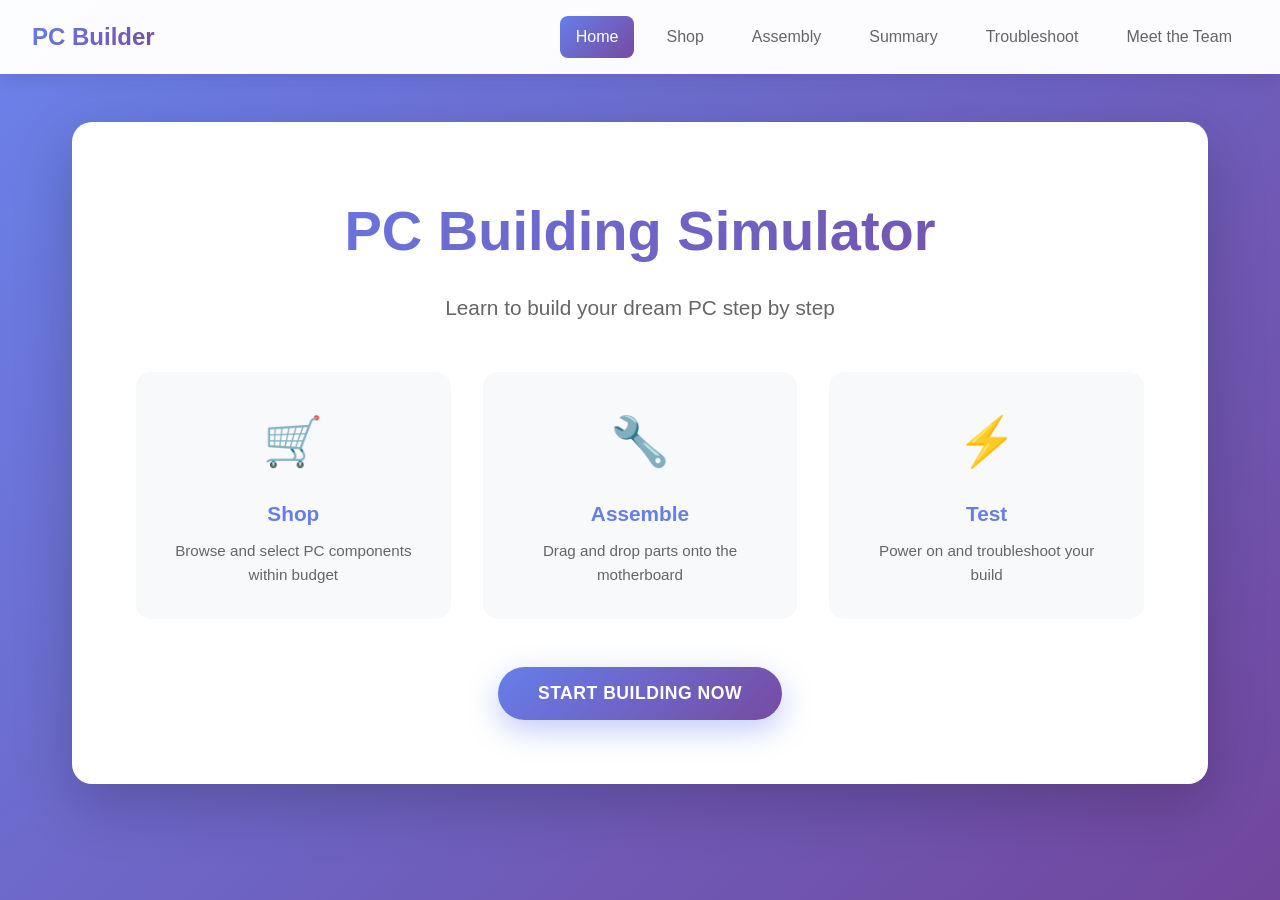
<file: index.html>
<!DOCTYPE html>
<html lang="en">
<head>
    <meta charset="UTF-8">
    <meta name="viewport" content="width=device-width, initial-scale=1.0">
    <title>PC Building Simulator</title>
    <link rel="stylesheet" href="style.css">
</head>
<body>
    <nav>
        <div class="nav-container">
            <div class="nav-brand">PC Builder</div>
            <div class="nav-links">
                <a href="index.html" class="active">Home</a>
                <a href="shop.html">Shop</a>
                <a href="assembly.html">Assembly</a>
                <a href="build-summary.html">Summary</a>
                <a href="troubleshooting.html">Troubleshoot</a>
                <a href="team.html">Meet the Team</a>
            </div>
        </div>
    </nav>
    
    <div class="hero-section">
        <div class="hero-content">
            <h1 class="hero-title">PC Building Simulator</h1>
            <p class="hero-subtitle">Learn to build your dream PC step by step</p>
            <div class="hero-features">
                <div class="feature-card">
                    <div class="feature-icon">🛒</div>
                    <h3>Shop</h3>
                    <p>Browse and select PC components within budget</p>
                </div>
                <div class="feature-card">
                    <div class="feature-icon">🔧</div>
                    <h3>Assemble</h3>
                    <p>Drag and drop parts onto the motherboard</p>
                </div>
                <div class="feature-card">
                    <div class="feature-icon">⚡</div>
                    <h3>Test</h3>
                    <p>Power on and troubleshoot your build</p>
                </div>
            </div>
            <button id="start-btn" class="cta-button">Start Building Now</button>
        </div>
    </div>

    <script src="script.js"></script>
</body>
</html>
</file>
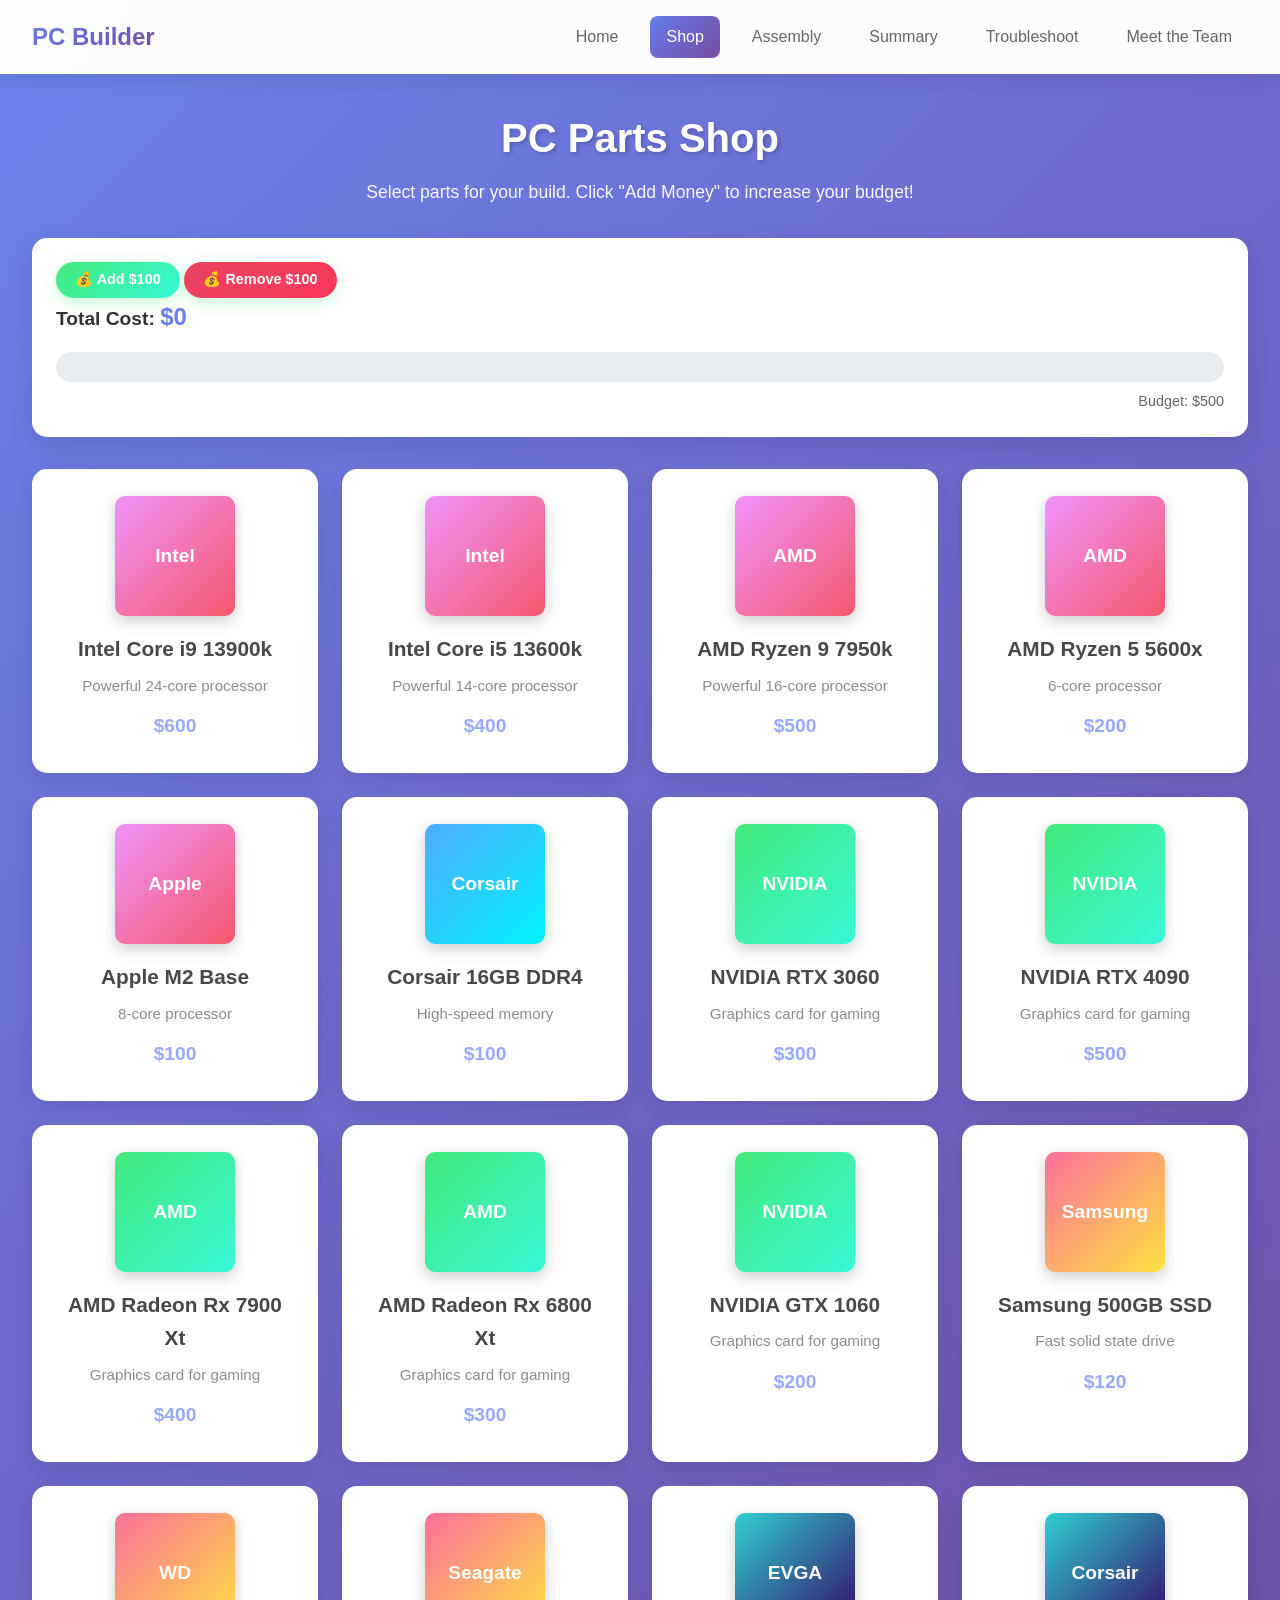
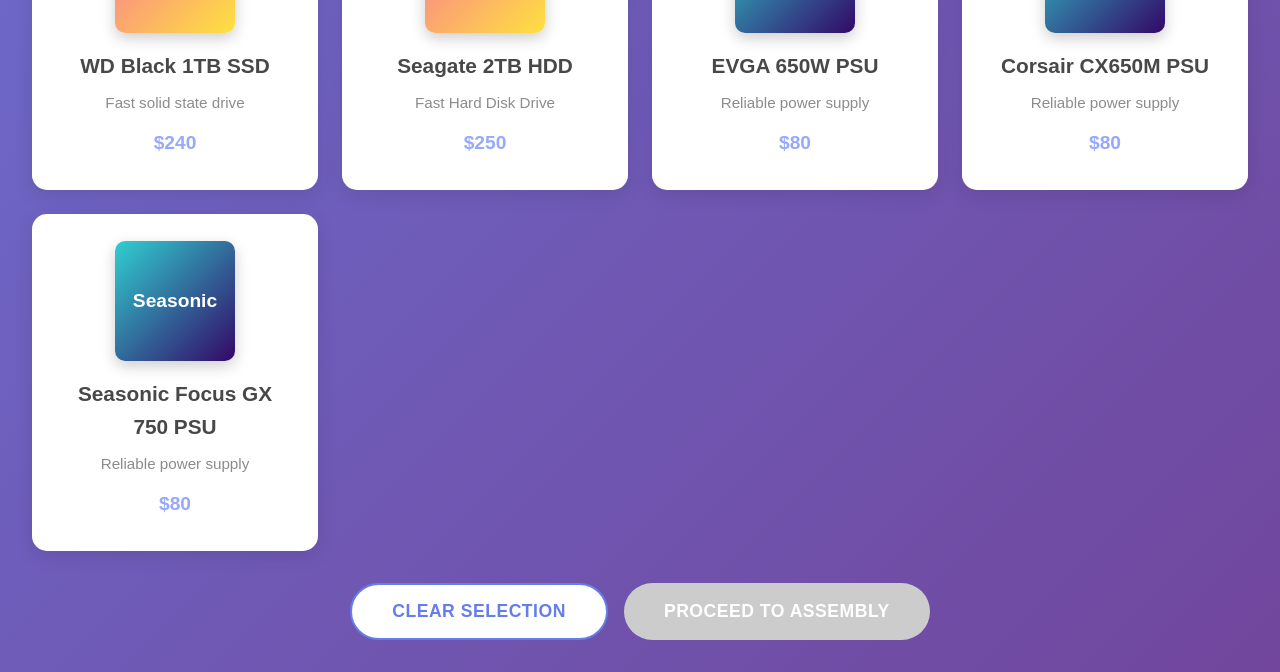
<file: assembly.html>
<!DOCTYPE html>
<html lang="en">
<head>
    <meta charset="UTF-8">
    <meta name="viewport" content="width=device-width, initial-scale=1.0">
    <title>Assembly - PC Building Simulator</title>
    <link rel="stylesheet" href="style.css">
</head>
<body>
    <nav>
        <div class="nav-container">
            <div class="nav-brand">PC Builder</div>
            <div class="nav-links">
                <a href="index.html">Home</a>
                <a href="shop.html">Shop</a>
                <a href="assembly.html" class="active">Assembly</a>
                <a href="build-summary.html">Summary</a>
                <a href="troubleshooting.html">Troubleshoot</a>
                <a href="team.html">Meet the Team</a>
            </div>
        </div>
    </nav>
    
    <div class="main-container">
        <div class="page-header">
            <h1>PC Assembly</h1>
            <p>Drag parts onto motherboard, then connect cables from ports to ports</p>
        </div>
        
        <div class="assembly-workspace">
            <div class="tool-palette">
                <h2>Tool Palette</h2>
                <div class="tools-container">
                    <!-- Parts Section -->
                    <div class="tool-category">
                        <h3>Your Selected Parts</h3>
                        <div id="parts-list" class="parts-container">
                            <!-- Parts will be dynamically added here -->
                        </div>
                    </div>
                    
                    <!-- Cables Section -->
                    <div class="tool-category">
                        <h3>Power Cables</h3>
                        <div class="cable-tools">
                            <!-- Cable tools will be dynamically added here -->
                        </div>
                    </div>
                </div>
            </div>
            
            <div class="motherboard-area">
                <div class="motherboard">
                    <div class="mb-label">Motherboard</div>
                    
                    <!-- Cables will be drawn here dynamically -->
                    
                    <div class="drop-zone" id="cpu-slot" data-part="cpu">
                        <div class="slot-label">CPU Socket</div>
                        <div class="slot-icon">🔲</div>
                    </div>
                    
                    <div class="drop-zone" id="ram-slot" data-part="ram">
                        <div class="slot-label">RAM Slots</div>
                        <div class="slot-icon">▬</div>
                    </div>
                    
                    <div class="drop-zone" id="gpu-slot" data-part="gpu">
                        <div class="slot-label">PCIe x16</div>
                        <div class="slot-icon">▬▬</div>
                    </div>
                    
                    <div class="drop-zone" id="storage-slot" data-part="storage">
                        <div class="slot-label">M.2 / SATA</div>
                        <div class="slot-icon">▭</div>
                    </div>
                    
                    <div class="drop-zone" id="psu-slot" data-part="psu">
                        <div class="slot-label">PSU</div>
                        <div class="slot-icon">⚡</div>
                    </div>
                </div>
                
                <div class="progress-indicator">
                    <div class="progress-bar">
                        <div class="progress-fill" id="assembly-progress"></div>
                    </div>
                    <div class="progress-text">
                        <span id="parts-installed">0</span> / <span id="total-parts">0</span> parts installed
                    </div>
                    <div class="cables-status" id="cables-status">
                        <span id="cables-connected">0</span> cables connected
                    </div>
                </div>
            </div>
        </div>
        
        <div class="action-bar">
            <button id="reset-btn" class="btn-secondary">Reset Assembly</button>
            <button id="finish-btn" class="btn-primary">Finish & Test Build</button>
        </div>
    </div>

    <script src="script.js"></script>
</body>
</html>
</file>
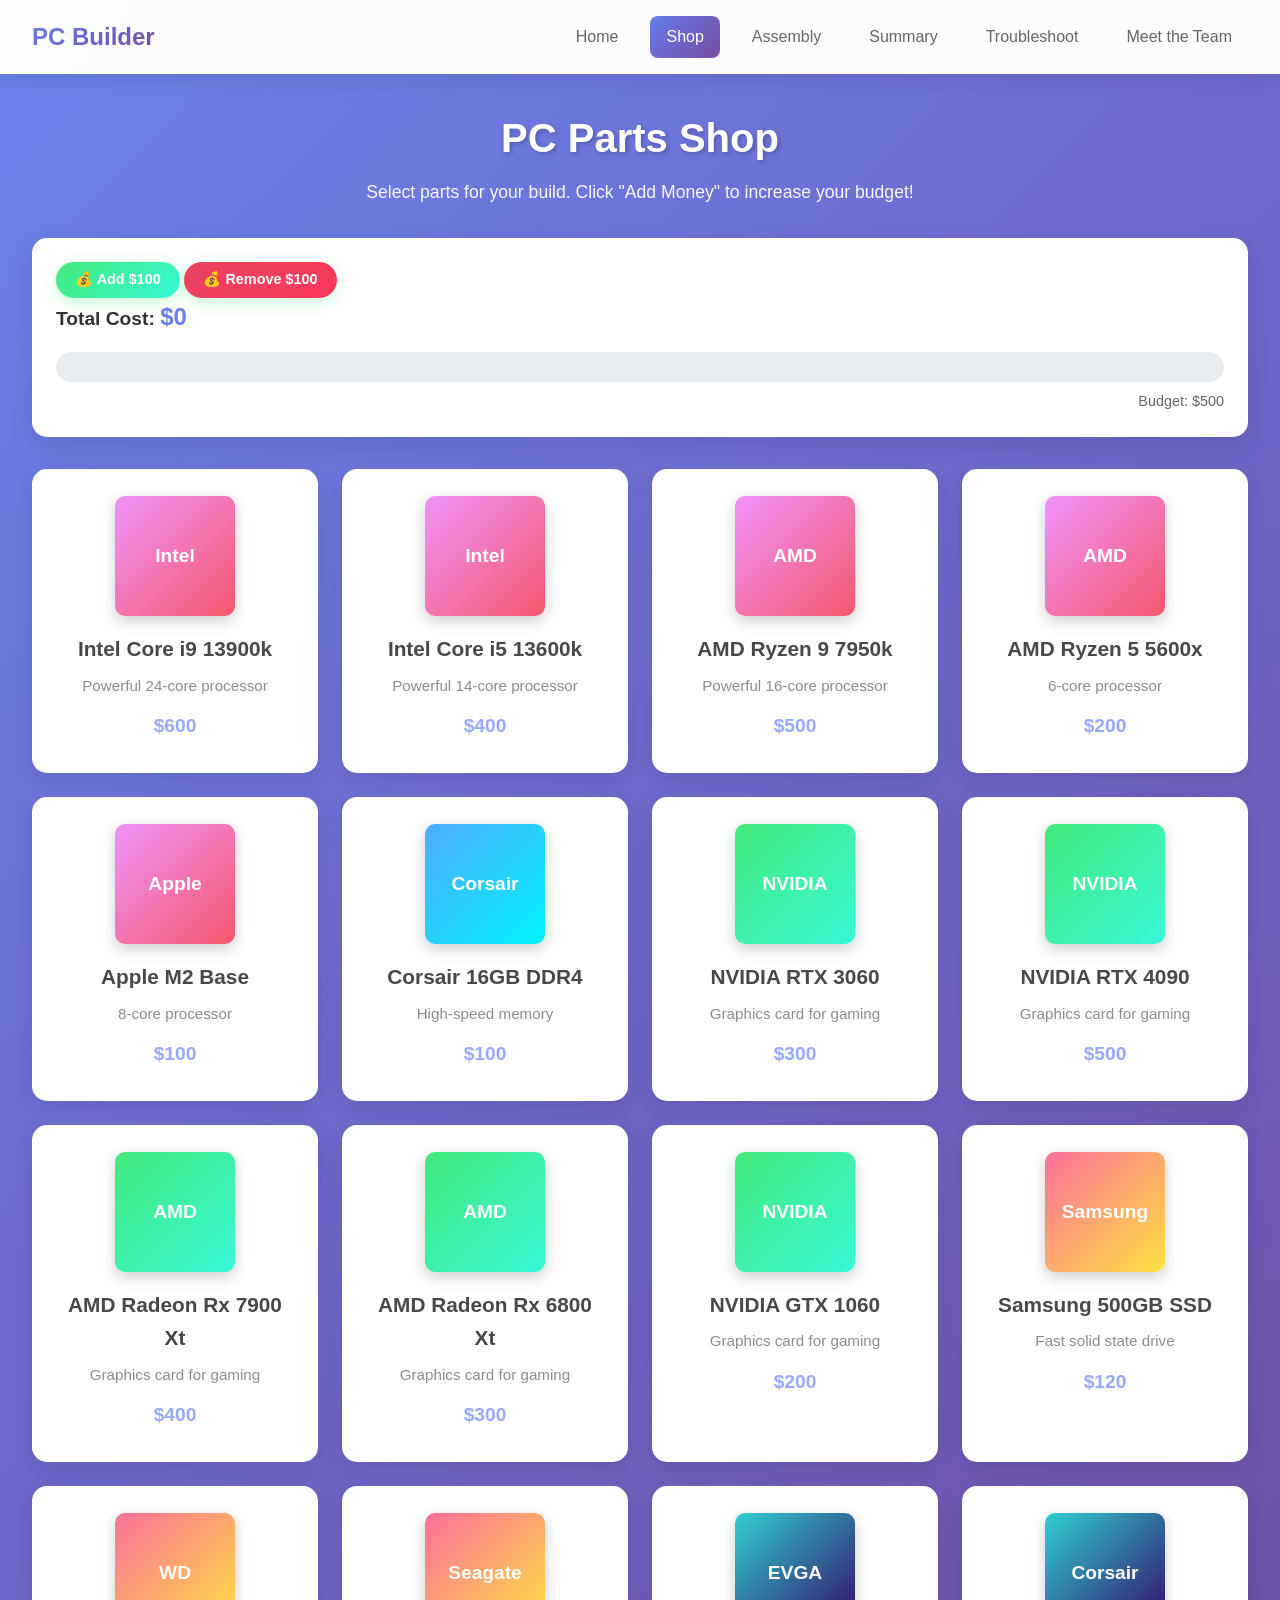
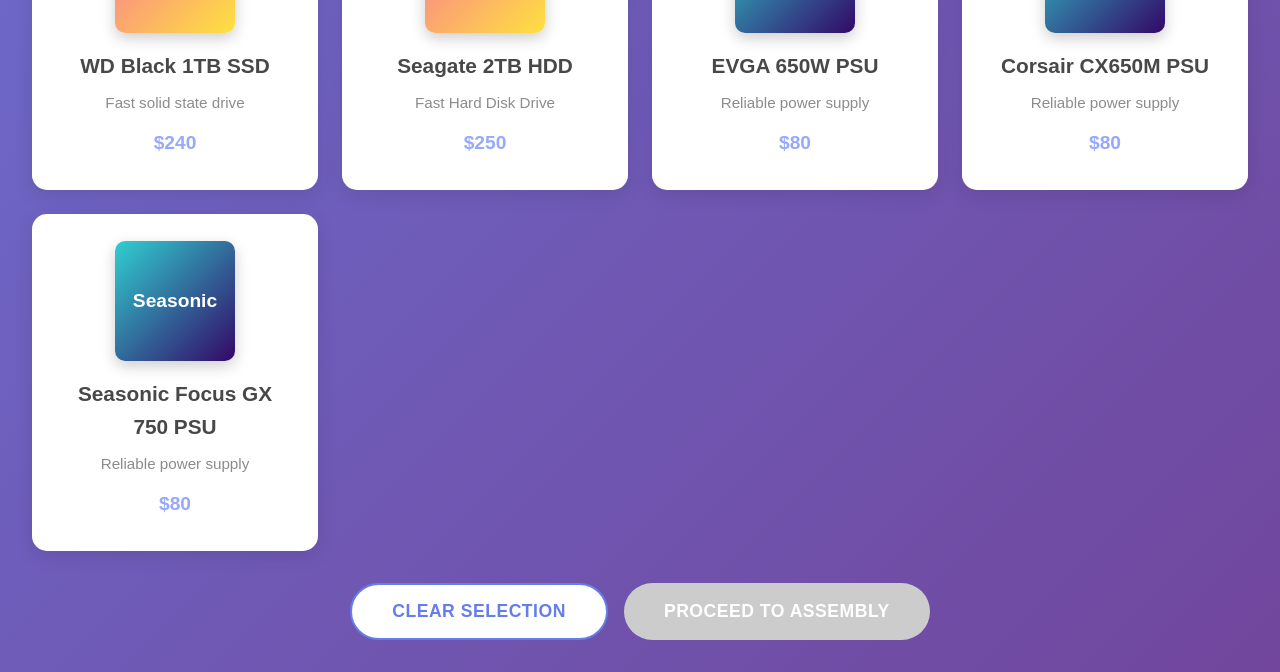
<file: build-summary.html>
<!DOCTYPE html>
<html lang="en">
<head>
    <meta charset="UTF-8">
    <meta name="viewport" content="width=device-width, initial-scale=1.0">
    <title>Build Summary - PC Building Simulator</title>
    <link rel="stylesheet" href="style.css">
</head>
<body>
    <nav>
        <div class="nav-container">
            <div class="nav-brand">PC Builder</div>
            <div class="nav-links">
                <a href="index.html">Home</a>
                <a href="shop.html">Shop</a>
                <a href="assembly.html">Assembly</a>
                <a href="build-summary.html" class="active">Summary</a>
                <a href="troubleshooting.html">Troubleshoot</a>
                <a href="team.html">Meet the Team</a>
            </div>
        </div>
    </nav>
    
    <div class="main-container">
        <div class="page-header">
            <h1>Build Summary</h1>
            <p>Review your PC build and power it on</p>
        </div>
        
        <div class="summary-grid">
            <div class="summary-card">
                <h2>Installed Components</h2>
                <div id="build-list" class="component-list"></div>
            </div>
            
            <div class="summary-card">
                <h2>Compatibility Check</h2>
                <div id="compatibility" class="compatibility-status"></div>
            </div>
        </div>
        
        <div class="power-section">
            <button id="power-on-btn" class="btn-power">
                <span class="power-icon">⚡</span>
                Power On PC
            </button>
            <div id="power-result" class="power-result"></div>
        </div>
        
        <div class="action-bar">
            <button id="back-btn" class="btn-secondary">Back to Assembly</button>
            <button id="troubleshoot-btn" class="btn-primary">Troubleshooting Guide</button>
        </div>
    </div>

    <script src="script.js"></script>
</body>
</html>
</file>
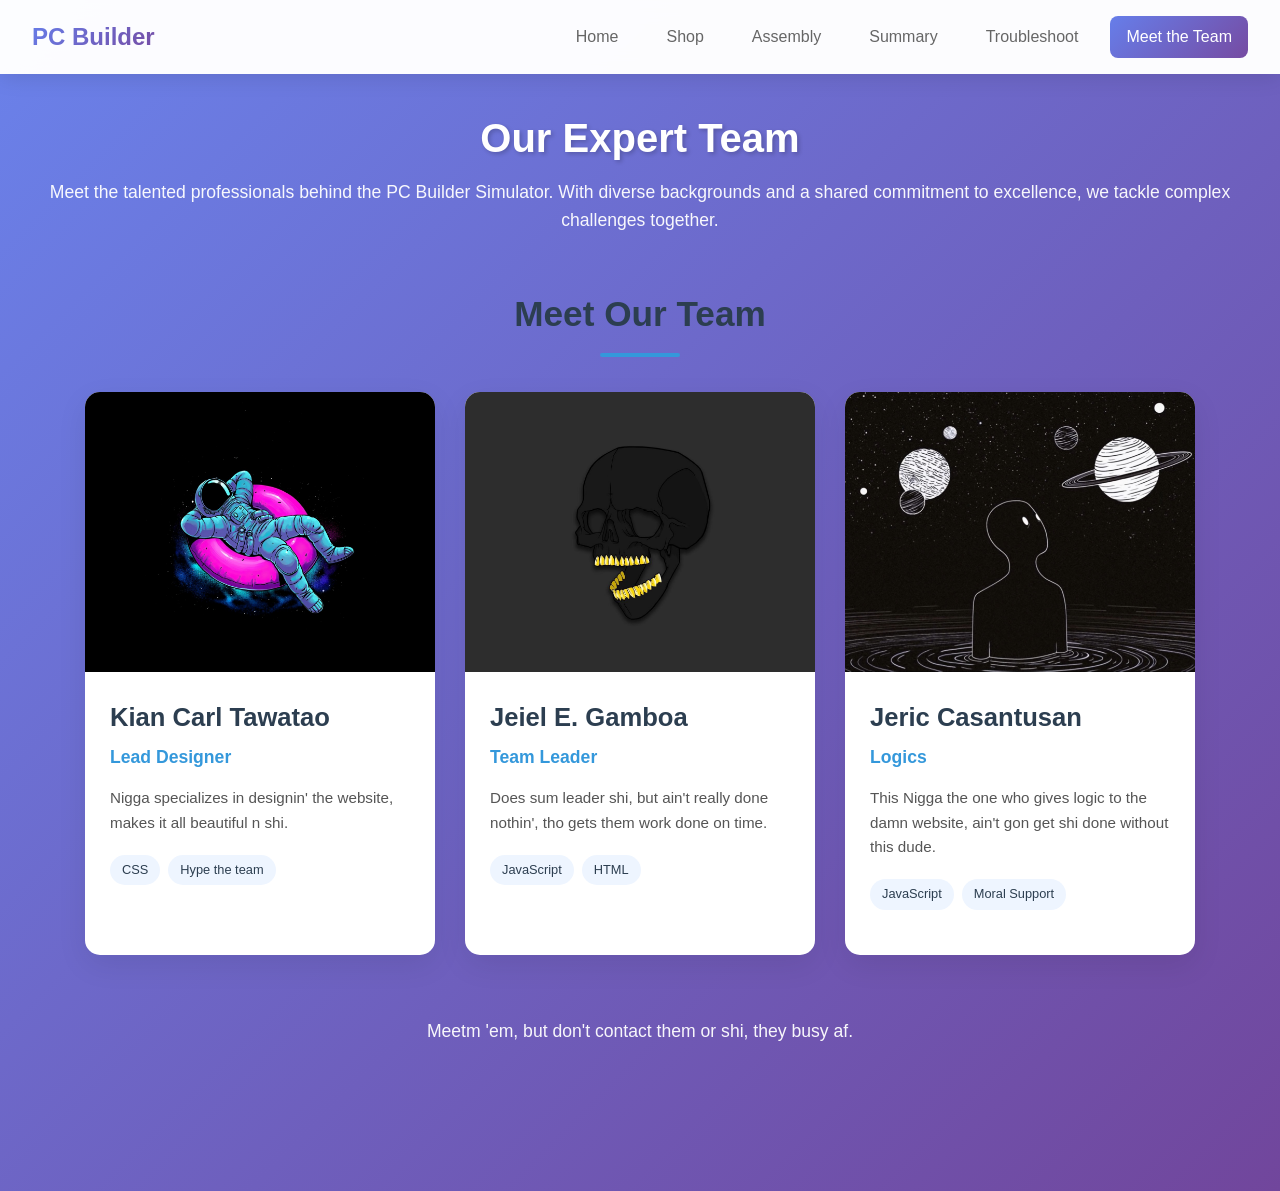
<file: team.html>
<!DOCTYPE html>
<html lang="en">
<head>
    <meta charset="UTF-8">
    <meta name="viewport" content="width=device-width, initial-scale=1.0">
    <title>Our Team | Professional Experts</title>
    <link rel="stylesheet" href="https://cdnjs.cloudflare.com/ajax/libs/font-awesome/6.4.0/css/all.min.css">
    <link rel="stylesheet" href="style.css">
</head>
<body>
    <nav>
        <div class="nav-container">
            <div class="nav-brand">PC Builder</div>
            <div class="nav-links">
                <a href="index.html">Home</a>
                <a href="shop.html">Shop</a>
                <a href="assembly.html">Assembly</a>
                <a href="build-summary.html">Summary</a>
                <a href="troubleshooting.html">Troubleshoot</a>
                <a href="team.html" class="active">Meet the Team</a>
            </div>
        </div>
    </nav>

    <header class="page-header">
        <div class="main-container">
            <h1>Our Expert Team</h1>
            <p>Meet the talented professionals behind the PC Builder Simulator. With diverse backgrounds and a shared commitment to excellence, we tackle complex challenges together.</p>
        </div>
    </header>
    
    <div class="main-container">
        <section class="team-section">
            <h2 class="section-title">Meet Our Team</h2>
            
            <div class="team-container">
                <!-- Team Member 1 -->
                <div class="team-member">
                    <div class="member-img">
                        <img src="photos/1.jpg" alt="Test Image">
                    </div>
                    <div class="member-info">
                        <h3 class="member-name">Kian Carl Tawatao</h3>
                        <p class="member-title">Lead Designer</p>
                        <p class="member-desc">Nigga specializes in designin' the website, makes it all beautiful n shi.</p>
                        
                        <div class="member-skills">
                            <span class="skill">CSS</span>
                            <span class="skill">Hype the team</span>
                        </div>
                    </div>
                </div>
                
                <!-- Team Member 2 -->
                <div class="team-member">
                    <div class="member-img">
                        <img src="photos/2.jpg" alt="Test Image">
                    </div>
                    <div class="member-info">
                        <h3 class="member-name">Jeiel E. Gamboa</h3>
                        <p class="member-title">Team Leader</p>
                        <p class="member-desc">Does sum leader shi, but ain't really done nothin', tho gets them work done on time.</p>
                        
                        <div class="member-skills">
                            <span class="skill">JavaScript</span>
                            <span class="skill">HTML</span>
                        </div>
            
                    </div>
                </div>
                
                <!-- Team Member 3 -->
                <div class="team-member">
                    <div class="member-img">
                        <img src="photos/3.jpg" alt="Test Image">
                    </div>
                    <div class="member-info">
                        <h3 class="member-name">Jeric Casantusan</h3>
                        <p class="member-title">Logics</p>
                        <p class="member-desc">This Nigga the one who gives logic to the damn website, ain't gon get shi done without this dude.</p>
                        
                        <div class="member-skills">
                            <span class="skill">JavaScript</span>
                            <span class="skill">Moral Support</span>
                    </div>
                </div>
                </div>
                
        <header class="page-header">   
                <div class="end-container">
                        <p>Meetm 'em, but don't contact them or shi, they busy af.</p>
        </div>                
    </header>
</body>
</html>
</file>
<file: style.css>
/* Reset and Base Styles */
* {
    margin: 0;
    padding: 0;
    box-sizing: border-box;
}

/* Add to style.css */
body.pen-drawing {
    cursor: crosshair !important;
}

.cable-line.temp {
    stroke-dasharray: none !important;
    animation: none !important;
}

.port.highlight-target {
    box-shadow: 0 0 15px rgba(76, 175, 80, 0.8) !important;
    transform: scale(1.3) !important;
}

body {
    font-family: 'Segoe UI', Tahoma, Geneva, Verdana, sans-serif;
    background: linear-gradient(135deg, #6a82eb 0%, #71469c 100%);
    min-height: 100vh;
    color: #333;
    line-height: 1.6;
}

/* Navigation */
nav {
    background: rgba(255, 255, 255, 0.98);
    backdrop-filter: blur(10px);
    box-shadow: 0 4px 20px rgba(0, 0, 0, 0.1);
    position: sticky;
    top: 0;
    z-index: 1000;
}

.nav-container {
    max-width: 1400px;
    margin: 0 auto;
    padding: 1rem 2rem;
    display: flex;
    justify-content: space-between;
    align-items: center;
}

.nav-brand {
    font-size: 1.5rem;
    font-weight: 700;
    background: linear-gradient(135deg, #667eea 0%, #764ba2 100%);
    -webkit-background-clip: text;
    -webkit-text-fill-color: transparent;
    background-clip: text;
}

.nav-links {
    display: flex;
    gap: 1rem;
}

.nav-links a {
    text-decoration: none;
    color: #666;
    padding: 0.5rem 1rem;
    border-radius: 8px;
    transition: all 0.3s ease;
    font-weight: 500;
}

.nav-links a:hover {
    background: #f0f0f0;
    color: #333;
}

.nav-links a.active {
    background: linear-gradient(135deg, #667eea 0%, #764ba2 100%);
    color: white;
}

/* Main Container */
.main-container {
    max-width: 1400px;
    margin: 2rem auto;
    padding: 0 2rem;
}

.end-container {
    max-width: 1400px;
    margin: 2rem auto;
    padding: 0 2rem;
}

.page-header {
    text-align: center;
    margin-bottom: 2rem;
    color: white;
}

.page-header h1 {
    font-size: 2.5rem;
    margin-bottom: 0.5rem;
    text-shadow: 2px 2px 4px rgba(0, 0, 0, 0.2);
}

.page-header p {
    font-size: 1.1rem;
    opacity: 0.95;
}

/* Hero Section (Index Page) */
.hero-section {
    max-width: 1200px;
    margin: 3rem auto;
    padding: 0 2rem;
}

.hero-content {
    background: white;
    border-radius: 20px;
    padding: 4rem;
    box-shadow: 0 20px 60px rgba(0, 0, 0, 0.2);
    text-align: center;
}

.hero-title {
    font-size: 3.5rem;
    background: linear-gradient(135deg, #667eea 0%, #764ba2 100%);
    -webkit-background-clip: text;
    -webkit-text-fill-color: transparent;
    background-clip: text;
    margin-bottom: 1rem;
}

.hero-subtitle {
    font-size: 1.3rem;
    color: #666;
    margin-bottom: 3rem;
}

.hero-features {
    display: grid;
    grid-template-columns: repeat(auto-fit, minmax(250px, 1fr));
    gap: 2rem;
    margin-bottom: 3rem;
}

.feature-card {
    padding: 2rem;
    background: #f8f9fa;
    border-radius: 15px;
    transition: transform 0.3s ease;
}

.feature-card:hover {
    transform: translateY(-5px);
}

.feature-icon {
    font-size: 3rem;
    margin-bottom: 1rem;
}

.feature-card h3 {
    color: #667eea;
    margin-bottom: 0.5rem;
    font-size: 1.3rem;
}

.feature-card p {
    color: #666;
    font-size: 0.95rem;
}

/* Buttons */
.cta-button, .btn-primary, .btn-secondary, .btn-power {
    padding: 1rem 2.5rem;
    border: none;
    border-radius: 50px;
    font-size: 1.1rem;
    font-weight: 600;
    cursor: pointer;
    transition: all 0.3s ease;
    text-transform: uppercase;
    letter-spacing: 0.5px;
}

.cta-button, .btn-primary {
    background: linear-gradient(135deg, #667eea 0%, #764ba2 100%);
    color: white;
    box-shadow: 0 10px 30px rgba(102, 126, 234, 0.4);
}

.cta-button:hover, .btn-primary:hover {
    transform: translateY(-3px);
    box-shadow: 0 15px 40px rgba(102, 126, 234, 0.6);
}

.btn-primary:disabled {
    background: #ccc;
    cursor: not-allowed;
    box-shadow: none;
}

.btn-secondary {
    background: white;
    color: #667eea;
    border: 2px solid #667eea;
}

.btn-secondary:hover {
    background: #667eea;
    color: white;
}

.btn-power {
    background: linear-gradient(135deg, #f093fb 0%, #f5576c 100%);
    color: white;
    box-shadow: 0 10px 30px rgba(245, 87, 108, 0.4);
    font-size: 1.3rem;
    padding: 1.2rem 3rem;
}

.btn-power:hover {
    transform: translateY(-3px);
    box-shadow: 0 15px 40px rgba(245, 87, 108, 0.6);
}

.power-icon {
    margin-right: 0.5rem;
    font-size: 1.5rem;
}

/* Action Bar */
.action-bar {
    display: flex;
    justify-content: center;
    gap: 1rem;
    margin-top: 2rem;
}

/* Shop Page */
.budget-display {
    background: white;
    padding: 1.5rem;
    border-radius: 15px;
    margin-bottom: 2rem;
    box-shadow: 0 8px 25px rgba(0, 0, 0, 0.1);
    position: relative;
}

.add-money-btn {
    position: top;
    top: 1rem;
    right: 1rem;
    padding: 0.6rem 1.2rem;
    background: linear-gradient(135deg, #43e97b 0%, #38f9d7 100%);
    color: white;
    border: none;
    border-radius: 25px;
    cursor: pointer;
    font-weight: 600;
    font-size: 0.9rem;
    transition: all 0.3s ease;
    box-shadow: 0 4px 15px rgba(67, 233, 123, 0.3);
}

.add-money-btn:hover {
    transform: translateY(-2px);
    box-shadow: 0 6px 20px rgba(67, 233, 123, 0.5);
}

.min-money-btn {
    position: bottom;
    top: 1rem;
    right: 1rem;
    padding: 0.6rem 1.2rem;
    background: linear-gradient(135deg, #e94362 0%, #f9385b 100%);
    color: white;
    border: none;
    border-radius: 25px;
    cursor: pointer;
    font-weight: 600;
    font-size: 0.9rem;
    transition: all 0.3s ease;
    box-shadow: 0 4px 15px rgba(67, 233, 123, 0.3);
}

.min-money-btn:hover {
    transform: translateY(-2px);
    box-shadow: 0 6px 20px rgba(233, 67, 125, 0.5);
}

.budget-info {
    display: left;
    justify-content: space-between;
    align-items: center;
    margin-bottom: 1rem;
    font-size: 1.2rem;
    font-weight: 600;
}

.budget-amount {
    color: #667eea;
    font-size: 1.5rem;
}

.budget-bar {
    height: 30px;
    background: #e9ecef;
    border-radius: 15px;
    overflow: hidden;
    margin-bottom: 0.5rem;
}

.budget-fill {
    height: 100%;
    background: linear-gradient(90deg, #667eea 0%, #764ba2 100%);
    transition: width 0.5s ease;
    border-radius: 15px;
}

.budget-limit {
    text-align: right;
    color: #666;
    font-size: 0.9rem;
}

.parts-grid {
    display: grid;
    grid-template-columns: repeat(auto-fill, minmax(280px, 1fr));
    gap: 1.5rem;
    margin-bottom: 2rem;
}

.part-item {
    background: white;
    border-radius: 15px;
    padding: 1.5rem;
    box-shadow: 0 5px 20px rgba(0, 0, 0, 0.1);
    cursor: pointer;
    transition: all 0.3s ease;
    border: 3px solid transparent;
    display: flex;
    flex-direction: column;
    align-items: center;
    text-align: center;
}

.part-item:hover {
    transform: translateY(-5px);
    box-shadow: 0 10px 30px rgba(0, 0, 0, 0.15);
}

.part-item.selected {
    border-color: #667eea;
    background: linear-gradient(135deg, rgba(195, 206, 255, 0.05) 0%, rgba(154, 117, 191, 0.05) 100%);
}

.component-visual {
    width: 120px;
    height: 120px;
    border-radius: 10px;
    display: flex;
    align-items: center;
    justify-content: center;
    font-size: 1.2rem;
    font-weight: 700;
    color: white;
    margin-bottom: 1rem;
    box-shadow: 0 5px 15px rgba(0, 0, 0, 0.2);
}

.cpu-visual { background: linear-gradient(135deg, #f093fb 0%, #f5576c 100%); }
.ram-visual { background: linear-gradient(135deg, #4facfe 0%, #00f2fe 100%); }
.gpu-visual { background: linear-gradient(135deg, #43e97b 0%, #38f9d7 100%); }
.storage-visual { background: linear-gradient(135deg, #fa709a 0%, #fee140 100%); }
.psu-visual { background: linear-gradient(135deg, #30cfd0 0%, #330867 100%); }

.part-item h3 {
    font-size: 1.3rem;
    margin-bottom: 0.5rem;
    color: #484848;
}

.part-item p {
    color: #8c8c8c;
    margin-bottom: 0.3rem;
    font-size: 0.95rem;
}

.part-item .price {
    font-size: 1.2rem;
    font-weight: 700;
    color: #96a9ff;
    margin-top: 0.5rem;
}

/* Assembly Page*/
.assembly-workspace {
    display: grid;
    grid-template-columns: 300px 1fr;
    gap: 2rem;
    margin-bottom: 2rem;
}

/* Tool Palette*/
.tool-palette {
    background: white;
    border-radius: 15px;
    padding: 1.5rem;
    box-shadow: 0 8px 25px rgba(0, 0, 0, 0.1);
    max-height: 700px;
    overflow-y: auto;
}

.tool-palette h2 {
    color: #667eea;
    margin-bottom: 1rem;
    font-size: 1.3rem;
    padding-bottom: 0.5rem;
    border-bottom: 2px solid #e9ecef;
}

.tools-container {
    display: flex;
    flex-direction: column;
    gap: 1rem;
}

.tool-category {
    margin-bottom: 1.5rem;
}

.tool-category h3 {
    color: #666;
    font-size: 1rem;
    margin-bottom: 0.8rem;
    text-transform: uppercase;
    letter-spacing: 0.5px;
}

.cable-tools {
    display: flex;
    flex-wrap: wrap;
    gap: 0.8rem;
}

/* Cable tool styles */
.cable-tool {
    padding: 0.8rem;
    border-radius: 8px;
    background: #f8f9fa;
    border: 2px solid #e9ecef;
    cursor: pointer;
    transition: all 0.3s ease;
    font-size: 0.9rem;
    display: flex;
    align-items: center;
    gap: 0.5rem;
    min-width: 120px;
    position: relative;
    overflow: hidden;
}

.cable-tool::before {
    content: '';
    position: absolute;
    top: 0;
    left: 0;
    right: 0;
    height: 3px;
    background: #667eea;
    transform: scaleX(0);
    transition: transform 0.3s ease;
}

.cable-tool:hover {
    border-color: #667eea;
    transform: translateX(3px);
    box-shadow: 0 3px 10px rgba(102, 126, 234, 0.2);
}

.cable-tool:hover::before {
    transform: scaleX(1);
}

.cable-tool.selected {
    border-color: #667eea;
    background: white;
    transform: translateX(5px);
    box-shadow: 0 5px 15px rgba(102, 126, 234, 0.3);
}

.cable-tool.selected::before {
    transform: scaleX(1);
}

.cable-tool .cable-icon {
    font-size: 1.2rem;
    width: 24px;
    height: 24px;
    display: flex;
    align-items: center;
    justify-content: center;
    border-radius: 4px;
    color: white;
}

.cable-tool .cable-type {
    font-size: 0.75rem;
    color: #666;
    margin-top: 0.2rem;
}

/* Cable colors */
.cable-tool[data-tool="atx24"] .cable-icon { background: linear-gradient(135deg, #ff9800 0%, #ff5722 100%); }
.cable-tool[data-tool="eps8"] .cable-icon { background: linear-gradient(135deg, #2196F3 0%, #1976D2 100%); }
.cable-tool[data-tool="pcie8"] .cable-icon { background: linear-gradient(135deg, #4CAF50 0%, #2E7D32 100%); }
.cable-tool[data-tool="sata"] .cable-icon { background: linear-gradient(135deg, #9C27B0 0%, #7B1FA2 100%); }

.cable-tool:active {
    cursor: grabbing;
}

.cable-tool.dragging {
    opacity: 0.5;
}

.cable-tool .cable-instruction {
    font-size: 0.7rem;
    color: #666;
    font-style: italic;
    margin-top: 0.3rem;
}

/* Ports - Simple dots with labels */
.port {
    position: absolute;
    width: 14px;
    height: 14px;
    background: #555;
    border-radius: 50%;
    border: 2px solid #333;
    cursor: pointer;
    z-index: 5;
    transition: all 0.2s ease;
    box-shadow: 0 2px 4px rgba(0,0,0,0.3);
}

.port:hover {
    background: #667eea;
    transform: scale(1.2);
    box-shadow: 0 0 8px rgba(102, 126, 234, 0.8);
}

.port.connected {
    background: #4CAF50;
    border-color: #2E7D32;
}

.port-label {
    position: absolute;
    font-size: 0.65rem;
    font-weight: 600;
    color: white;
    background: rgba(0,0,0,0.8);
    padding: 2px 6px;
    border-radius: 4px;
    white-space: nowrap;
    pointer-events: none;
    z-index: 6;
    min-width: 60px;
    text-align: center;
}

/* Realistic cable styles */
.cable-line {
    stroke-linecap: round;
    fill: none;
    pointer-events: none;
}

.cable-line.temp {
    stroke-dasharray: 5,3;
    stroke-width: 3;
    animation: cablePulse 1s infinite;
}

.cable-line.permanent {
    stroke-width: 4;
}

@keyframes cablePulse {
    0%, 100% { stroke-dashoffset: 0; opacity: 0.8; }
    50% { stroke-dashoffset: 8; opacity: 1; }
}

/* Cable layer with effects */
.cable-layer {
    position: absolute;
    top: 0;
    left: 0;
    width: 100%;
    height: 100%;
    pointer-events: none;
    z-index: 2;
}

/* Cable shadow and glow effects */
.cable-shadow {
    stroke: rgba(0,0,0,0.3);
    stroke-width: 6;
    stroke-linecap: round;
}

/* Drop zone ports position adjustments */
#cpu-slot .port[data-port="cpu_power"] {
    top: -20px !important;
    left: 50% !important;
    transform: translateX(-50%) !important;
}

#gpu-slot .port[data-port="gpu_power"] {
    top: -20px !important;
    left: 50% !important;
    transform: translateX(-50%) !important;
}

#storage-slot .port[data-port="storage_power"] {
    top: -20px !important;
    left: -20px !important;
    transform: none !important;
}


/* Motherboard ports */
.motherboard .port[data-port="mb_atx24"] {
    top: 20px !important;
    right: 20px !important;
    left: auto !important;
    transform: none !important;
}

/* PSU Drop Zone - Position at bottom of motherboard */
#psu-slot {
    bottom: 10px;
    left: 50%;
    transform: translateX(-50%);
    width: 140px;
    height: 60px;
    display: flex;
    align-items: center;
    justify-content: center;
}

/* PSU container for the visual */
.psu-visual-container {
    width: 100%;
    height: 100%;
    position: relative;
    display: flex;
    align-items: center;
    justify-content: center;
}

/* PSU Ports - Position on all four sides */
#psu-slot .port {
    position: absolute;
    width: 12px;
    height: 12px;
    border-radius: 50%;
    background: #666;
    border: 2px solid #444;
    z-index: 5;
}

#psu-slot .port:hover {
    background: #667eea;
    transform: scale(1.2);
}

#psu-slot .port.connected {
    background: #4CAF50;
    border-color: #2E7D32;
}

/* Position specific PSU ports on different sides */
#psu-slot .port[data-port="psu_atx24"] {
    top: 50%;
    left: -20px;
    transform: translateY(-50%);
}

#psu-slot .port[data-port="psu_cpu8"] {
    top: -20px;
    left: 25%;
    transform: translateX(-50%);
}

#psu-slot .port[data-port="psu_pcie8"] {
    top: -20px;
    left: 75%;
    transform: translateX(-50%);
}

#psu-slot .port[data-port="psu_sata"] {
    top: 50%;
    right: -20px;
    transform: translateY(-50%);
}

#psu-slot .port-label {
    position: absolute;
    font-size: 0.6rem;
    font-weight: 600;
    color: white;
    background: rgba(0, 0, 0, 0.8);
    padding: 2px 6px;
    border-radius: 4px;
    white-space: nowrap;
    pointer-events: none;
    z-index: 6;
    min-width: 60px;
    text-align: center;
}

/* Position labels for each port */
#psu-slot .port[data-port="psu_atx24"] .port-label {
    top: 50%;
    left: -70px;
    transform: translateY(-50%);
    text-align: right;
}

#psu-slot .port[data-port="psu_cpu8"] .port-label {
    top: -35px;
    left: 50%;
    transform: translateX(-50%);
}

#psu-slot .port[data-port="psu_pcie8"] .port-label {
    top: -35px;
    left: 50%;
    transform: translateX(-50%);
}

#psu-slot .port[data-port="psu_sata"] .port-label {
    top: 50%;
    right: -70px;
    transform: translateY(-50%);
    text-align: left;
}

/* Position labels for each port */
#psu-slot .port[data-port="psu_atx24"] .port-label {
    top: 50%;
    left: -70px;
    transform: translateY(-50%);
    text-align: right;
}

#psu-slot .port[data-port="psu_cpu8"] .port-label {
    top: -35px;
    left: 50%;
    transform: translateX(-50%);
}

#psu-slot .port[data-port="psu_pcie8"] .port-label {
    top: -35px;
    left: 50%;
    transform: translateX(-50%);
}

#psu-slot .port[data-port="psu_sata"] .port-label {
    top: 50%;
    right: -70px;
    transform: translateY(-50%);
    text-align: left;
}

/* Motherboard with Ports */
.motherboard-area {
    background: white;
    border-radius: 15px;
    padding: 2rem;
    box-shadow: 0 8px 25px rgba(0, 0, 0, 0.1);
    position: relative;
    min-height: 600px;
}

.motherboard {
    background: linear-gradient(135deg, #1e3c72 0%, #2a5298 100%);
    border-radius: 15px;
    height: 500px;
    position: relative;
    box-shadow: inset 0 5px 20px rgba(0, 0, 0, 0.3);
    padding: 1rem;
}

.mb-label {
    color: white;
    font-size: 1.2rem;
    font-weight: 700;
    text-shadow: 2px 2px 4px rgba(0, 0, 0, 0.5);
}

/* Drop Zones with Ports */
.drop-zone {
    position: absolute;
    background: rgba(255, 255, 255, 0.1);
    border: 2px solid rgba(255, 255, 255, 0.4);
    border-radius: 10px;
    display: flex;
    flex-direction: column;
    align-items: center;
    justify-content: center;
    transition: all 0.3s ease;
    backdrop-filter: blur(5px);
    z-index: 3;
}

.drop-zone:hover {
    background: rgba(255, 255, 255, 0.2);
    border-color: rgba(255, 255, 255, 0.7);
}

.drop-zone.drag-over {
    background: rgba(102, 126, 234, 0.4);
    border-color: #667eea;
    border-style: solid;
    transform: scale(1.05);
}

.drop-zone.filled {
    background: rgba(76, 175, 80, 0.3);
    border-color: #4CAF50;
    border-style: solid;
}

.slot-label {
    color: white;
    font-size: 0.85rem;
    font-weight: 600;
    text-shadow: 1px 1px 2px rgba(0, 0, 0, 0.5);
    margin-bottom: 0.3rem;
}

.slot-icon {
    font-size: 1.5rem;
    opacity: 0.7;
}

/* Drop Zone Positions */
#cpu-slot {
    top: 100px;
    left: 80px;
    width: 120px;
    height: 120px;
}

#ram-slot {
    top: 80px;
    right: 100px;
    width: 90px;
    height: 150px;
}

#gpu-slot {
    bottom: 120px;
    left: 60px;
    width: 220px;
    height: 90px;
}

#storage-slot {
    bottom: 120px;
    right: 100px;
    width: 110px;
    height: 70px;
}

#psu-slot {
    bottom: 40px;
    left: 50%;
    transform: translateX(-50%);
    width: 140px;
    height: 60px;
}

.placed-part {
    width: 100%;
    height: 100%;
    display: flex;
    align-items: center;
    justify-content: center;
    border-radius: 8px;
    color: white;
    font-weight: 700;
    font-size: 0.9rem;
    text-align: center;
    padding: 0.5rem;
    box-shadow: 0 5px 15px rgba(0, 0, 0, 0.3);
}

/* Port label positioning fixes */
#cpu-slot .port[data-port="cpu_power"] .port-label {
    top: -35px !important;
    left: 50% !important;
    transform: translateX(-50%) !important;
}

#gpu-slot .port[data-port="gpu_power"] .port-label {
    top: -35px !important;
    left: 50% !important;
    transform: translateX(-50%) !important;
}

#storage-slot .port[data-port="storage_power"] .port-label {
    top: 50% !important;
    left: -70px !important;
    transform: translateY(-50%) !important;
    text-align: right;
}

.motherboard .port[data-port="mb_atx24"] .port-label {
    top: 50% !important;
    left: 25px !important;
    transform: translateY(-50%) !important;
    text-align: left;
}

/* Progress Indicator */
.progress-indicator {
    margin-top: 2rem;
}

.progress-bar {
    height: 40px;
    background: #e9ecef;
    border-radius: 20px;
    overflow: hidden;
    box-shadow: inset 0 2px 5px rgba(0, 0, 0, 0.1);
}

.progress-fill {
    height: 100%;
    background: linear-gradient(90deg, #667eea 0%, #764ba2 100%);
    transition: width 0.5s ease;
    display: flex;
    align-items: center;
    justify-content: center;
    color: white;
    font-weight: 700;
    font-size: 1.1rem;
}

.progress-text {
    text-align: center;
    margin-top: 0.5rem;
    color: #666;
    font-weight: 600;
}

/* Cable Status */
.cables-status {
    text-align: center;
    margin-top: 0.5rem;
    color: #667eea;
    font-weight: 600;
    font-size: 0.95rem;
}

/* Status Indicators */
.connection-status {
    display: flex;
    align-items: center;
    gap: 0.5rem;
    padding: 0.5rem;
    background: #f8f9fa;
    border-radius: 5px;
    margin-top: 0.5rem;
}

.connection-status .status-dot {
    width: 10px;
    height: 10px;
    border-radius: 50%;
    background: #ccc;
}

.connection-status .status-dot.connected {
    background: #4CAF50;
}

/* Parts List */
.parts-container {
    display: flex;
    flex-direction: column;
    gap: 1rem;
}

.part {
    padding: 1rem;
    border-radius: 10px;
    cursor: grab;
    transition: all 0.3s ease;
    display: flex;
    align-items: center;
    gap: 1rem;
    box-shadow: 0 3px 10px rgba(0, 0, 0, 0.1);
    border: 2px solid transparent;
}

.part:hover {
    transform: translateX(5px);
    border-color: #667eea;
}

.part:active {
    cursor: grabbing;
}

.part.dragging {
    opacity: 0.5;
}

.part[data-part="cpu"] { background: linear-gradient(135deg, #f093fb 0%, #f5576c 100%); color: white; }
.part[data-part="ram"] { background: linear-gradient(135deg, #4facfe 0%, #00f2fe 100%); color: white; }
.part[data-part="gpu"] { background: linear-gradient(135deg, #43e97b 0%, #38f9d7 100%); color: white; }
.part[data-part="storage"] { background: linear-gradient(135deg, #fa709a 0%, #fee140 100%); color: white; }
.part[data-part="psu"] { background: linear-gradient(135deg, #30cfd0 0%, #330867 100%); color: white; }

/* Build Summary Page */
.summary-grid {
    display: grid;
    grid-template-columns: repeat(auto-fit, minmax(400px, 1fr));
    gap: 2rem;
    margin-bottom: 2rem;
}

.summary-card {
    background: white;
    border-radius: 15px;
    padding: 2rem;
    box-shadow: 0 8px 25px rgba(0, 0, 0, 0.1);
}

.summary-card h2 {
    color: #667eea;
    margin-bottom: 1.5rem;
    font-size: 1.5rem;
    border-bottom: 3px solid #667eea;
    padding-bottom: 0.5rem;
}

.component-list {
    display: flex;
    flex-direction: column;
    gap: 1rem;
}

.component-item {
    display: flex;
    align-items: center;
    gap: 1rem;
    padding: 1rem;
    background: #f8f9fa;
    border-radius: 10px;
    border-left: 4px solid #667eea;
}

.component-icon {
    width: 50px;
    height: 50px;
    border-radius: 8px;
    display: flex;
    align-items: center;
    justify-content: center;
    color: white;
    font-weight: 700;
    font-size: 0.9rem;
}

.component-details h3 {
    font-size: 1.1rem;
    color: #333;
    margin-bottom: 0.2rem;
}

.component-details p {
    color: #666;
    font-size: 0.9rem;
}

.compatibility-status {
    padding: 1.5rem;
    border-radius: 10px;
    font-size: 1.1rem;
    line-height: 1.8;
}

.compatibility-status.success {
    background: linear-gradient(135deg, rgba(76, 175, 80, 0.2) 0%, rgba(67, 160, 71, 0.2) 100%);
    border: 3px solid #4CAF50;
    color: #1b5e20;
    font-weight: 600;
}

.compatibility-status.warning {
    background: linear-gradient(135deg, rgba(255, 152, 0, 0.2) 0%, rgba(251, 140, 0, 0.2) 100%);
    border: 3px solid #ff9800;
    color: #e65100;
    font-weight: 600;
}

.compatibility-status.error {
    background: linear-gradient(135deg, rgba(244, 67, 54, 0.2) 0%, rgba(229, 57, 53, 0.2) 100%);
    border: 3px solid #f44336;
    color: #b71c1c;
    font-weight: 600;
}

.compatibility-status strong {
    display: block;
    font-size: 1.3rem;
    margin-bottom: 0.5rem;
}

.compatibility-status ul {
    margin-top: 1rem;
    padding-left: 1.5rem;
}

.power-section {
    text-align: center;
    margin: 2rem 0;
}

.power-result {
    margin-top: 2rem;
    padding: 2rem;
    border-radius: 15px;
    font-size: 1.2rem;
    animation: fadeIn 0.5s ease;
}

@keyframes fadeIn {
    from { opacity: 0; transform: translateY(-10px); }
    to { opacity: 1; transform: translateY(0); }
}

.power-result.success {
    background: linear-gradient(135deg, rgba(255, 255, 255, 0.619) 0%, rgba(67, 160, 71, 0.25) 100%);
    border: 3px solid #4CAF50;
    color: #000000;
    font-weight: 600;
}

.power-result.error {
    background: linear-gradient(135deg, rgba(244, 67, 54, 0.25) 0%, rgba(229, 57, 53, 0.25) 100%);
    border: 3px solid #f44336;
    color: #b71c1c;
    font-weight: 600;
}

.boot-animation {
    font-size: 3rem;
    margin-bottom: 1rem;
    animation: pulse 1s infinite;
}

@keyframes pulse {
    0%, 100% { transform: scale(1); }
    50% { transform: scale(1.1); }
}

/* Troubleshooting Page */
.scenarios-container {
    margin-bottom: 2rem;
}

.scenario {
    display: none;
    background: white;
    border-radius: 15px;
    padding: 2rem;
    box-shadow: 0 8px 25px rgba(0, 0, 0, 0.1);
    animation: slideIn 0.5s ease;
}

.scenario.active {
    display: block;
}

@keyframes slideIn {
    from { opacity: 0; transform: translateX(-20px); }
    to { opacity: 1; transform: translateY(0); }
}

.scenario-header {
    margin-bottom: 2rem;
    padding-bottom: 1.5rem;
    border-bottom: 3px solid #667eea;
}

.scenario-header h2 {
    color: #333;
    font-size: 1.8rem;
    margin-bottom: 0.5rem;
}

.scenario-header p {
    color: #666;
    font-size: 1.1rem;
}

.scenario-content h3 {
    color: #667eea;
    font-size: 1.3rem;
    margin-bottom: 1.5rem;
}

.options-grid {
    display: grid;
    grid-template-columns: repeat(auto-fit, minmax(200px, 1fr));
    gap: 1rem;
}

.option-btn {
    background: white;
    border: 3px solid #e9ecef;
    border-radius: 15px;
    padding: 1.5rem;
    cursor: pointer;
    transition: all 0.3s ease;
    display: flex;
    flex-direction: column;
    align-items: center;
    gap: 0.5rem;
    font-size: 1rem;
    font-weight: 600;
    color: #333;
}

.option-btn:hover {
    border-color: #667eea;
    background: linear-gradient(135deg, rgba(102, 126, 234, 0.05) 0%, rgba(118, 75, 162, 0.05) 100%);
    transform: translateY(-5px);
    box-shadow: 0 10px 25px rgba(0, 0, 0, 0.1);
}

.option-btn.correct {
    border-color: #4CAF50;
    background: linear-gradient(135deg, rgba(76, 175, 80, 0.1) 0%, rgba(67, 160, 71, 0.1) 100%);
}

.option-btn.incorrect {
    border-color: #f44336;
    background: linear-gradient(135deg, rgba(244, 67, 54, 0.1) 0%, rgba(229, 57, 53, 0.1) 100%);
}

.option-icon {
    font-size: 2.5rem;
}

.scenario-progress {
    background: white;
    padding: 1.5rem;
    border-radius: 15px;
    margin: 2rem 0;
    box-shadow: 0 8px 25px rgba(0, 0, 0, 0.1);
    text-align: center;
}

.scenario-progress > span {
    display: block;
    margin-bottom: 1rem;
    font-weight: 600;
    font-size: 1.1rem;
    color: #667eea;
}

.feedback-box {
    margin: 2rem 0;
    padding: 1.5rem;
    border-radius: 15px;
    font-size: 1.1rem;
    font-weight: 600;
    text-align: center;
    animation: fadeIn 0.5s ease;
}

.feedback-box.success {
    background: linear-gradient(135deg, rgba(76, 175, 80, 0.25) 0%, rgba(67, 160, 71, 0.25) 100%);
    border: 3px solid #4CAF50;
    color: #1b5e20;
}

.feedback-box.error {
    background: linear-gradient(135deg, rgba(244, 67, 54, 0.25) 0%, rgba(229, 57, 53, 0.25) 100%);
    border: 3px solid #f44336;
    color: #b71c1c;
}

/* Responsive Design */
@media (max-width: 768px) {
    .nav-container {
        flex-direction: column;
        gap: 1rem;
    }
    
    .nav-links {
        flex-wrap: wrap;
        justify-content: center;
    }
    
    .hero-content {
        padding: 2rem;
    }
    
    .hero-title {
        font-size: 2rem;
    }
    
    .assembly-workspace {
        grid-template-columns: 1fr;
    }
    
    .tool-palette {
        max-width: 100%;
    }
    
    .motherboard {
        height: 400px;
    }
    
    .summary-grid {
        grid-template-columns: 1fr;
    }
    
    .options-grid {
        grid-template-columns: 1fr;
    }
}

.team-section {
    padding: 20px 0 50px;
}

.section-title {
    text-align: center;
    font-size: 2.2rem;
    color: #2c3e50;
    margin-bottom: 50px;
    position: relative;
}

.section-title:after {
    content: '';
    position: absolute;
    width: 80px;
    height: 4px;
    background: #3498db;
    bottom: -15px;
    left: 50%;
    transform: translateX(-50%);
    border-radius: 2px;
}

.team-container {
    display: flex;
    flex-wrap: wrap;
    justify-content: center;
    gap: 30px;
    margin-top: 30px;
}

.team-member {
    background-color: white;
    border-radius: 15px;
    overflow: hidden;
    width: 350px;
    box-shadow: 0 10px 30px rgba(0, 0, 0, 0.08);
    transition: transform 0.3s ease, box-shadow 0.3s ease;
}

.team-member:hover {
    transform: translateY(-10px);
    box-shadow: 0 15px 35px rgba(0, 0, 0, 0.15);
}

.member-img {
    height: 280px;
    overflow: hidden;
}

.member-img img {
    width: 100%;
    height: 100%;
    object-fit: cover;
    transition: transform 0.5s ease;
}

.team-member:hover .member-img img {
    transform: scale(1.05);
}

.member-info {
    padding: 25px;
}

.member-name {
    font-size: 1.6rem;
    color: #2c3e50;
    margin-bottom: 5px;
}

.member-title {
    color: #3498db;
    font-weight: 600;
    margin-bottom: 15px;
    font-size: 1.1rem;
}

.member-desc {
    color: #555;
    margin-bottom: 20px;
    font-size: 0.95rem;
}

.member-skills {
    display: flex;
    flex-wrap: wrap;
    gap: 8px;
    margin-bottom: 20px;
}

.skill {
    background-color: #eef5ff;
    color: #2c3e50;
    padding: 5px 12px;
    border-radius: 20px;
    font-size: 0.8rem;
    font-weight: 500;
}

.member-social {
    display: flex;
    justify-content: center;
    gap: 15px;
    padding-top: 15px;
    border-top: 1px solid #eee;
}

.social-icon {
    width: 36px;
    height: 36px;
    border-radius: 50%;
    background-color: #f0f4f8;
    display: flex;
    align-items: center;
    justify-content: center;
    color: #2c3e50;
    text-decoration: none;
    transition: all 0.3s ease;
}

.social-icon:hover {
    background-color: #3498db;
    color: white;
}

.js-notice {
    background-color: #fff8e1;
    border-left: 4px solid #ffc107;
    padding: 15px;
    margin: 30px auto;
    max-width: 800px;
    border-radius: 4px;
}

.js-notice h3 {
    color: #ff9800;
    margin-bottom: 10px;
}

.js-notice code {
    background-color: #f1f1f1;
    padding: 2px 6px;
    border-radius: 4px;
    font-family: monospace;
    font-size: 0.9rem;
}

.js-notice pre {
    background-color: #f8f9fa;
    padding: 10px;
    border-radius: 4px;
    overflow-x: auto;
    margin: 10px 0;
}

footer {
    text-align: center;
    padding: 30px 0;
    background-color: #2c3e50;
    color: white;
    border-radius: 20px 20px 0 0;
    margin-top: 50px;
}

footer .container {
    max-width: 1200px;
    margin: 0 auto;
    padding: 0 20px;
}

@media (max-width: 768px) {
    .team-container {
        flex-direction: column;
        align-items: center;
    }
    
    .team-member {
        width: 100%;
        max-width: 400px;
    }
    
    .section-title {
        font-size: 1.8rem;
    }
}
</file>
